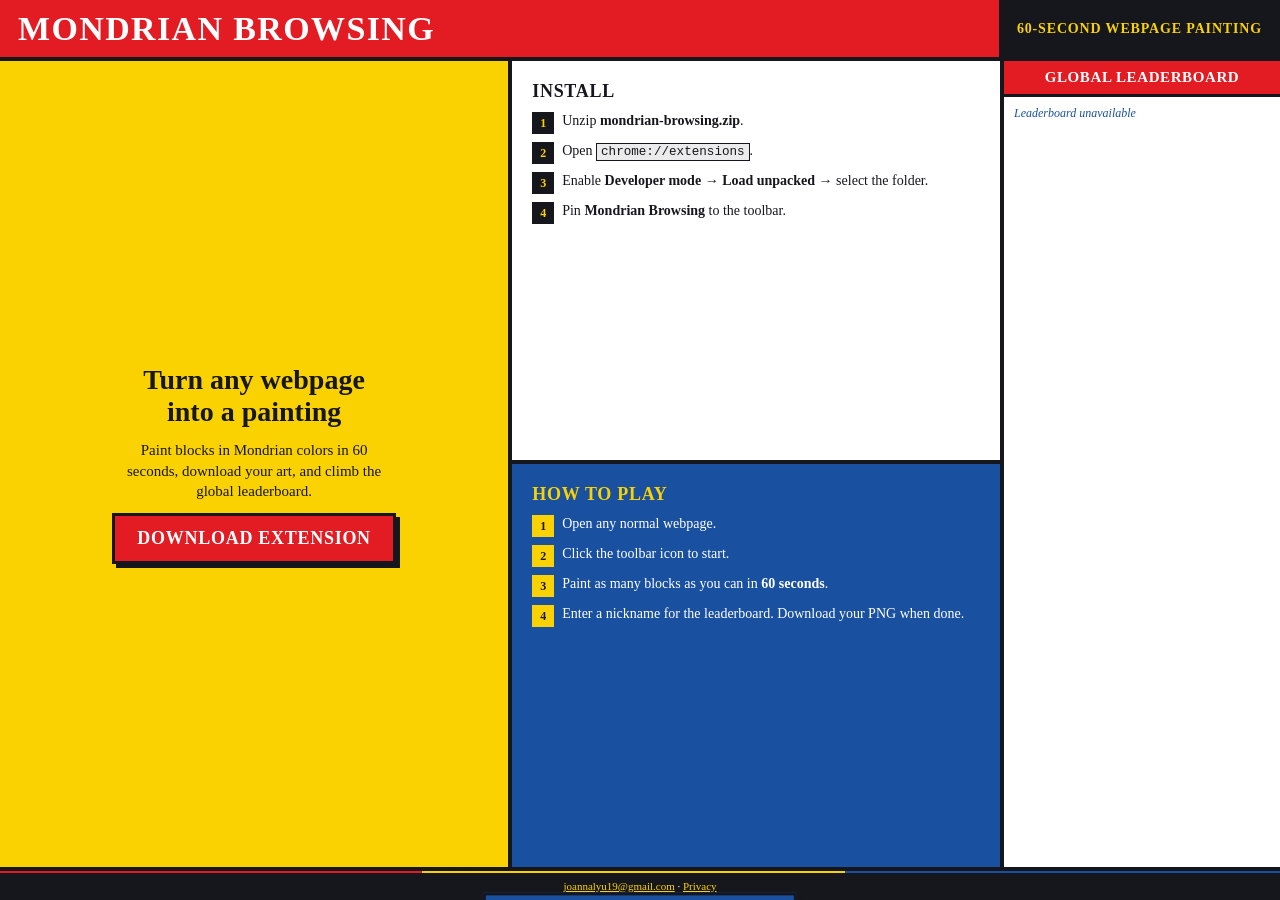
<file: index.html>
<!DOCTYPE html>
<html lang="en">
<head>
  <meta charset="UTF-8">
  <meta name="viewport" content="width=device-width, initial-scale=1.0">
  <title>Mondrian Browsing — Paint the Web</title>
  <meta name="description" content="A 60-second Chrome extension game. Turn any webpage into a Mondrian painting and climb the global leaderboard.">
  <link rel="stylesheet" href="site.css">
</head>
<body>
  <div class="page">
    <header class="hero">
      <h1 class="hero-title">Mondrian Browsing</h1>
      <p class="hero-tag">60-second webpage painting</p>
    </header>

    <div class="page-body">
      <main class="composition">
        <section class="download-block" id="download">
          <h2>Turn any webpage into a painting</h2>
          <p>Paint blocks in Mondrian colors in 60 seconds, download your art, and climb the global leaderboard.</p>
          <a class="download-btn" id="download-btn" href="mondrian-browsing.zip" download="mondrian-browsing.zip">
            Download extension
          </a>
        </section>

        <section class="panel panel-install" id="install">
          <h3>Install</h3>
          <ol class="steps">
            <li>
              <span class="step-num">1</span>
              <span>Unzip <strong>mondrian-browsing.zip</strong>.</span>
            </li>
            <li>
              <span class="step-num">2</span>
              <span>Open <code>chrome://extensions</code>.</span>
            </li>
            <li>
              <span class="step-num">3</span>
              <span>Enable <strong>Developer mode</strong> → <strong>Load unpacked</strong> → select the folder.</span>
            </li>
            <li>
              <span class="step-num">4</span>
              <span>Pin <strong>Mondrian Browsing</strong> to the toolbar.</span>
            </li>
          </ol>
        </section>

        <section class="panel panel-play" id="play">
          <h3>How to play</h3>
          <ol class="steps">
            <li>
              <span class="step-num">1</span>
              <span>Open any normal webpage.</span>
            </li>
            <li>
              <span class="step-num">2</span>
              <span>Click the toolbar icon to start.</span>
            </li>
            <li>
              <span class="step-num">3</span>
              <span>Paint as many blocks as you can in <strong>60 seconds</strong>.</span>
            </li>
            <li>
              <span class="step-num">4</span>
              <span>Enter a nickname for the leaderboard. Download your PNG when done.</span>
            </li>
          </ol>
        </section>
      </main>

      <aside class="leaderboard-sidebar" id="leaderboard">
        <div class="leaderboard-header">Global leaderboard</div>
        <ol class="leaderboard-list" id="leaderboard-list">
          <li class="leaderboard-empty">Loading…</li>
        </ol>
      </aside>
    </div>

    <div class="accent-strip" aria-hidden="true"></div>
    <footer class="footer">
      <a href="mailto:joannalyu19@gmail.com">joannalyu19@gmail.com</a>
      · <a href="privacy.html">Privacy</a>
    </footer>
  </div>

  <div class="download-toast" id="download-toast" role="status" aria-live="polite">
    Download started — unzip, then follow Install →
  </div>

  <script src="leaderboard.js"></script>
  <script>
    document.getElementById('download-btn').addEventListener('click', function () {
      var toast = document.getElementById('download-toast');
      toast.classList.add('visible');
      setTimeout(function () {
        toast.classList.remove('visible');
      }, 3200);
    });
  </script>
</body>
</html>
</file>
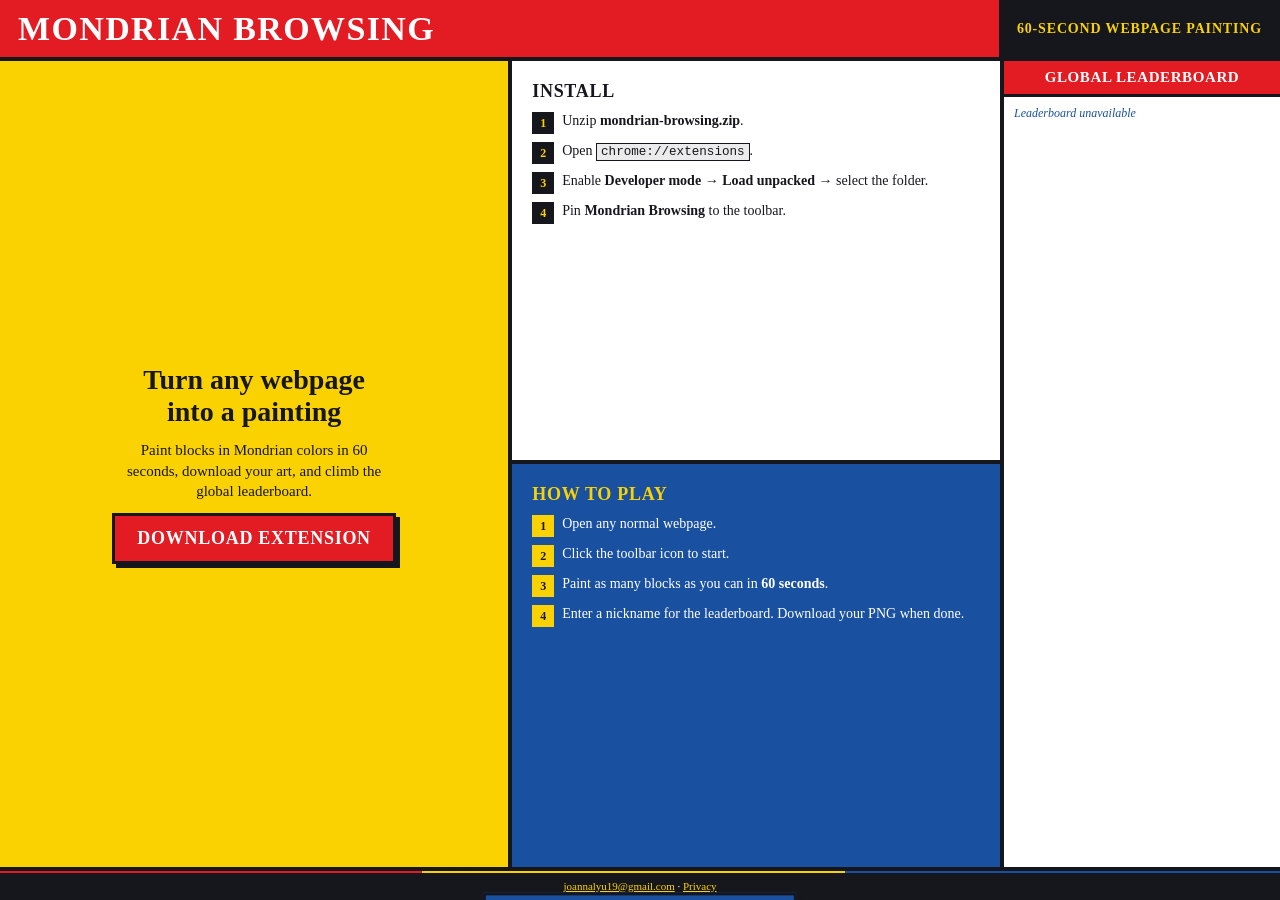
<file: docs/index.html>
<!DOCTYPE html>
<html lang="zh-CN">
<head>
  <meta charset="UTF-8">
  <meta http-equiv="refresh" content="0; url=../">
  <title>Redirecting…</title>
</head>
<body>
  <p>页面已迁移，正在跳转… <a href="../">点击这里</a></p>
</body>
</html>
</file>
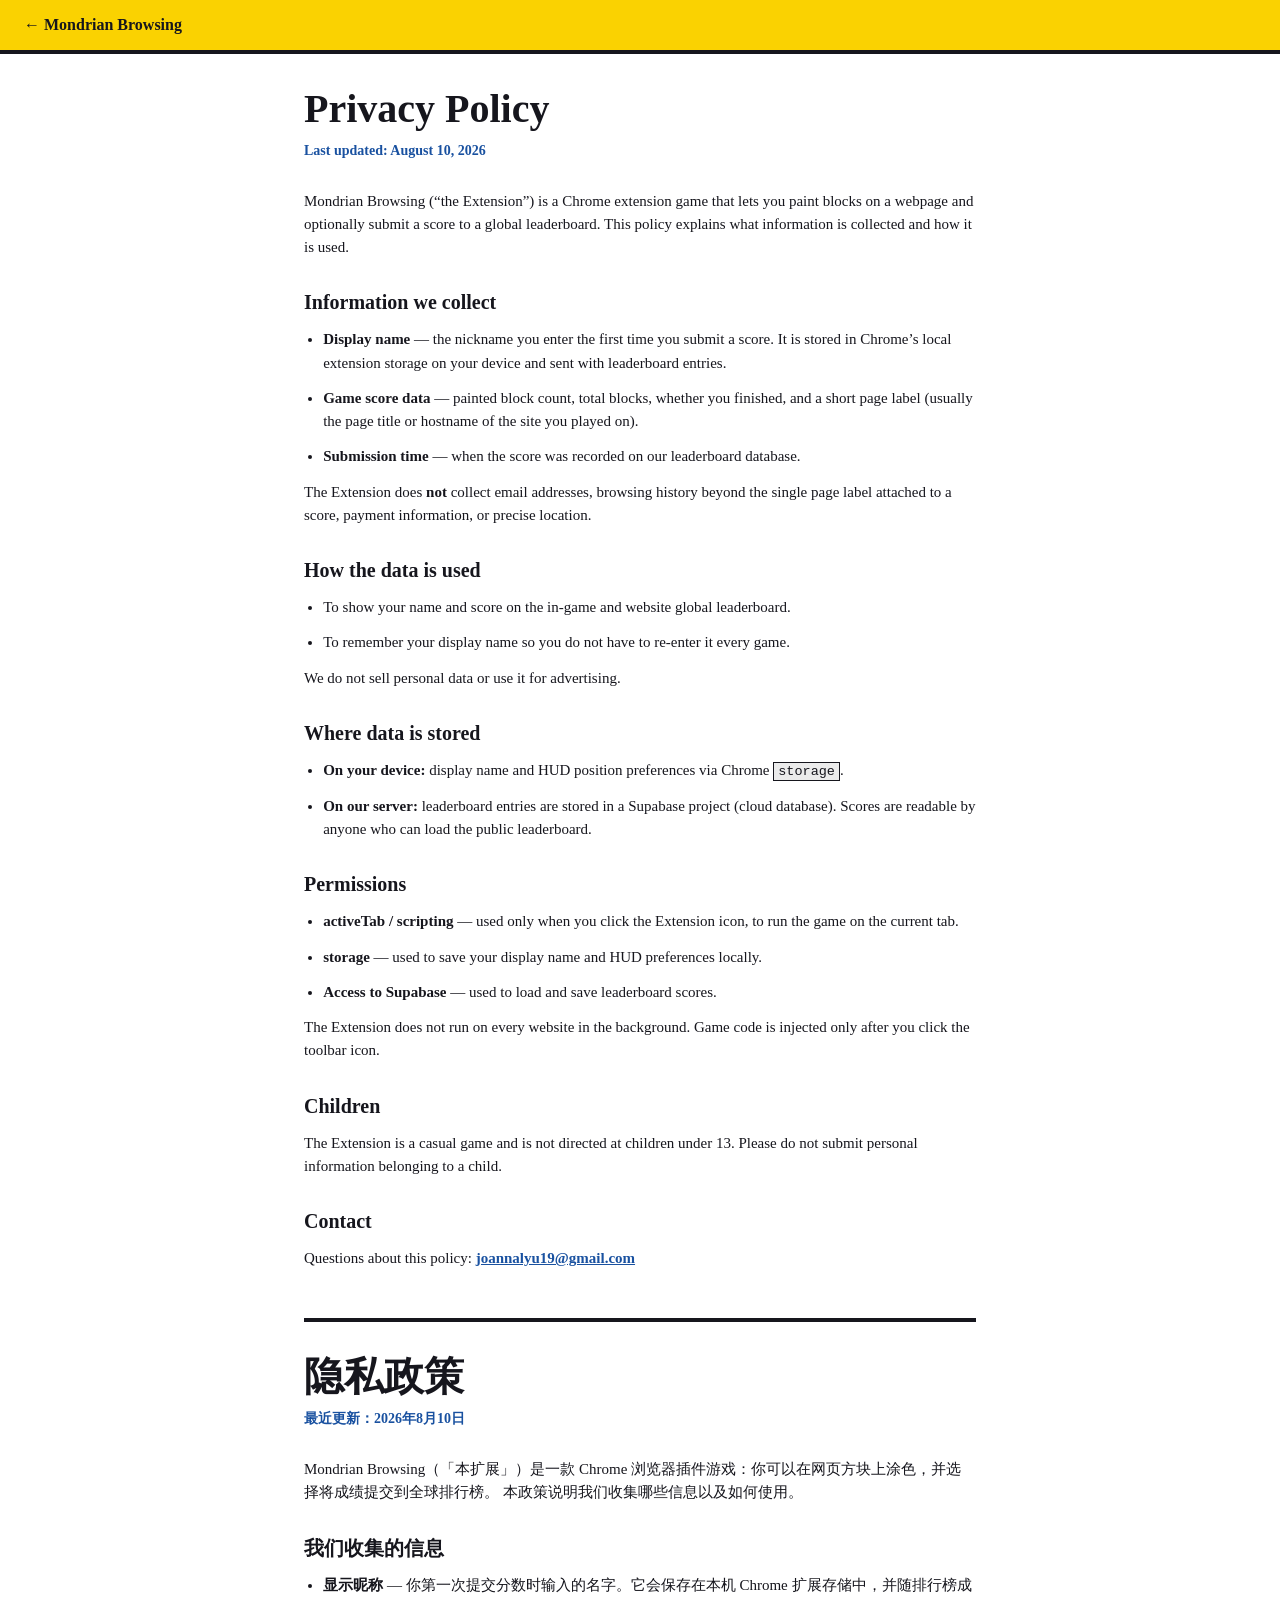
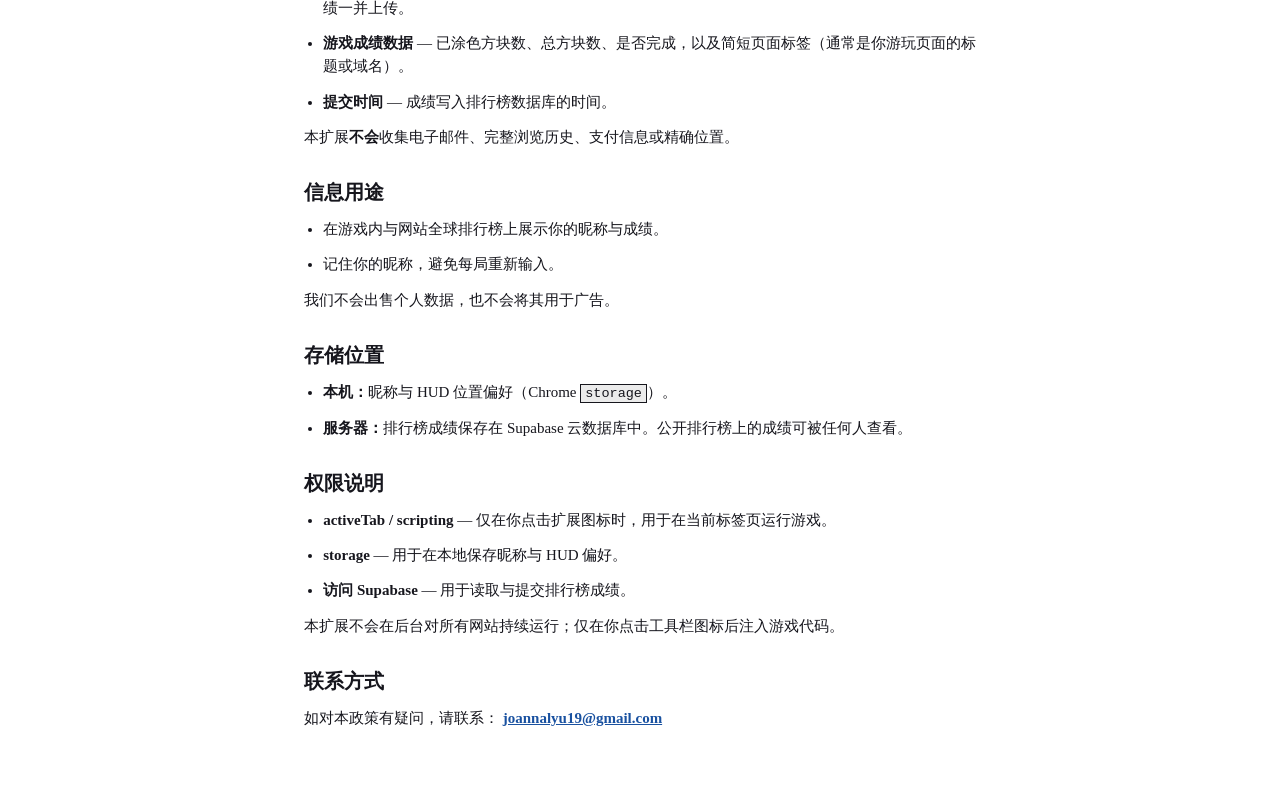
<file: privacy.html>
<!DOCTYPE html>
<html lang="en">
<head>
  <meta charset="UTF-8">
  <meta name="viewport" content="width=device-width, initial-scale=1.0">
  <title>Privacy Policy — Mondrian Browsing</title>
  <meta name="description" content="Privacy policy for the Mondrian Browsing Chrome extension.">
  <link rel="stylesheet" href="site.css">
  <style>
    .legal {
      max-width: 720px;
      margin: 0 auto;
      padding: 32px 24px 64px;
      font-family: "Comic Sans MS", "Comic Sans", cursive;
      color: var(--mondrian-black);
      line-height: 1.55;
    }
    .legal h1 {
      margin: 0 0 8px;
      font-size: clamp(28px, 5vw, 40px);
      line-height: 1.15;
    }
    .legal .updated {
      margin: 0 0 28px;
      color: var(--mondrian-blue);
      font-weight: 700;
      font-size: 14px;
    }
    .legal h2 {
      margin: 28px 0 10px;
      font-size: 20px;
    }
    .legal p, .legal li {
      margin: 0 0 12px;
      font-size: 15px;
    }
    .legal ul {
      margin: 0 0 12px;
      padding-left: 1.2em;
    }
    .legal a {
      color: var(--mondrian-blue);
      font-weight: 700;
    }
    .legal-nav {
      padding: 16px 24px;
      border-bottom: var(--border);
      background: var(--mondrian-yellow);
      font-family: "Comic Sans MS", "Comic Sans", cursive;
      font-weight: 700;
    }
    .legal-nav a {
      color: var(--mondrian-black);
      text-decoration: none;
    }
    .lang-block + .lang-block {
      margin-top: 48px;
      padding-top: 32px;
      border-top: 4px solid var(--mondrian-black);
    }
  </style>
</head>
<body>
  <nav class="legal-nav">
    <a href="index.html">← Mondrian Browsing</a>
  </nav>

  <main class="legal">
    <section class="lang-block" lang="en">
      <h1>Privacy Policy</h1>
      <p class="updated">Last updated: August 10, 2026</p>

      <p>
        Mondrian Browsing (“the Extension”) is a Chrome extension game that lets you paint blocks on a webpage and optionally submit a score to a global leaderboard.
        This policy explains what information is collected and how it is used.
      </p>

      <h2>Information we collect</h2>
      <ul>
        <li><strong>Display name</strong> — the nickname you enter the first time you submit a score. It is stored in Chrome’s local extension storage on your device and sent with leaderboard entries.</li>
        <li><strong>Game score data</strong> — painted block count, total blocks, whether you finished, and a short page label (usually the page title or hostname of the site you played on).</li>
        <li><strong>Submission time</strong> — when the score was recorded on our leaderboard database.</li>
      </ul>
      <p>
        The Extension does <strong>not</strong> collect email addresses, browsing history beyond the single page label attached to a score, payment information, or precise location.
      </p>

      <h2>How the data is used</h2>
      <ul>
        <li>To show your name and score on the in-game and website global leaderboard.</li>
        <li>To remember your display name so you do not have to re-enter it every game.</li>
      </ul>
      <p>We do not sell personal data or use it for advertising.</p>

      <h2>Where data is stored</h2>
      <ul>
        <li><strong>On your device:</strong> display name and HUD position preferences via Chrome <code>storage</code>.</li>
        <li><strong>On our server:</strong> leaderboard entries are stored in a Supabase project (cloud database). Scores are readable by anyone who can load the public leaderboard.</li>
      </ul>

      <h2>Permissions</h2>
      <ul>
        <li><strong>activeTab / scripting</strong> — used only when you click the Extension icon, to run the game on the current tab.</li>
        <li><strong>storage</strong> — used to save your display name and HUD preferences locally.</li>
        <li><strong>Access to Supabase</strong> — used to load and save leaderboard scores.</li>
      </ul>
      <p>
        The Extension does not run on every website in the background. Game code is injected only after you click the toolbar icon.
      </p>

      <h2>Children</h2>
      <p>
        The Extension is a casual game and is not directed at children under 13. Please do not submit personal information belonging to a child.
      </p>

      <h2>Contact</h2>
      <p>
        Questions about this policy:
        <a href="mailto:joannalyu19@gmail.com">joannalyu19@gmail.com</a>
      </p>
    </section>

    <section class="lang-block" lang="zh-CN">
      <h1>隐私政策</h1>
      <p class="updated">最近更新：2026年8月10日</p>

      <p>
        Mondrian Browsing（「本扩展」）是一款 Chrome 浏览器插件游戏：你可以在网页方块上涂色，并选择将成绩提交到全球排行榜。
        本政策说明我们收集哪些信息以及如何使用。
      </p>

      <h2>我们收集的信息</h2>
      <ul>
        <li><strong>显示昵称</strong> — 你第一次提交分数时输入的名字。它会保存在本机 Chrome 扩展存储中，并随排行榜成绩一并上传。</li>
        <li><strong>游戏成绩数据</strong> — 已涂色方块数、总方块数、是否完成，以及简短页面标签（通常是你游玩页面的标题或域名）。</li>
        <li><strong>提交时间</strong> — 成绩写入排行榜数据库的时间。</li>
      </ul>
      <p>
        本扩展<strong>不会</strong>收集电子邮件、完整浏览历史、支付信息或精确位置。
      </p>

      <h2>信息用途</h2>
      <ul>
        <li>在游戏内与网站全球排行榜上展示你的昵称与成绩。</li>
        <li>记住你的昵称，避免每局重新输入。</li>
      </ul>
      <p>我们不会出售个人数据，也不会将其用于广告。</p>

      <h2>存储位置</h2>
      <ul>
        <li><strong>本机：</strong>昵称与 HUD 位置偏好（Chrome <code>storage</code>）。</li>
        <li><strong>服务器：</strong>排行榜成绩保存在 Supabase 云数据库中。公开排行榜上的成绩可被任何人查看。</li>
      </ul>

      <h2>权限说明</h2>
      <ul>
        <li><strong>activeTab / scripting</strong> — 仅在你点击扩展图标时，用于在当前标签页运行游戏。</li>
        <li><strong>storage</strong> — 用于在本地保存昵称与 HUD 偏好。</li>
        <li><strong>访问 Supabase</strong> — 用于读取与提交排行榜成绩。</li>
      </ul>
      <p>本扩展不会在后台对所有网站持续运行；仅在你点击工具栏图标后注入游戏代码。</p>

      <h2>联系方式</h2>
      <p>
        如对本政策有疑问，请联系：
        <a href="mailto:joannalyu19@gmail.com">joannalyu19@gmail.com</a>
      </p>
    </section>
  </main>
</body>
</html>
</file>
<file: site.css>
:root {
  --mondrian-red: #E31B23;
  --mondrian-blue: #1951A0;
  --mondrian-yellow: #FAD201;
  --mondrian-white: #FFFFFF;
  --mondrian-black: #16161D;
  --border: 4px solid var(--mondrian-black);
}

*,
*::before,
*::after {
  box-sizing: border-box;
}

html {
  scroll-behavior: smooth;
}

body {
  margin: 0;
  height: 100vh;
  height: 100dvh;
  overflow: hidden;
  font-family: "Comic Sans MS", "Comic Sans", cursive;
  color: var(--mondrian-black);
  background: var(--mondrian-white);
}

.page {
  height: 100%;
  display: grid;
  grid-template-rows: auto minmax(0, 1fr) auto auto;
}

.page-body {
  display: grid;
  grid-template-columns: minmax(0, 1fr) minmax(220px, 280px);
  min-height: 0;
  overflow: hidden;
}

/* Header band */
.hero {
  display: grid;
  grid-template-columns: 1fr auto;
  border-bottom: var(--border);
}

.hero-title {
  margin: 0;
  padding: 10px 18px;
  background: var(--mondrian-red);
  color: var(--mondrian-white);
  font-size: clamp(22px, 3.2vw, 34px);
  font-weight: 700;
  letter-spacing: 0.04em;
  text-transform: uppercase;
  line-height: 1.1;
}

.hero-tag {
  margin: 0;
  padding: 10px 18px;
  background: var(--mondrian-black);
  color: var(--mondrian-yellow);
  font-size: clamp(11px, 1.4vw, 14px);
  font-weight: 700;
  letter-spacing: 0.06em;
  text-transform: uppercase;
  display: flex;
  align-items: center;
  white-space: nowrap;
}

/* Main Mondrian grid */
.composition {
  display: grid;
  grid-template-columns: minmax(0, 1.05fr) minmax(0, 1fr);
  grid-template-rows: minmax(0, 1fr) minmax(0, 1fr);
  min-height: 0;
  overflow: hidden;
}

.download-block {
  grid-row: 1 / 3;
  background: var(--mondrian-yellow);
  border-right: var(--border);
  padding: clamp(14px, 2vw, 28px);
  display: flex;
  flex-direction: column;
  justify-content: center;
  align-items: center;
  text-align: center;
  gap: 12px;
  min-height: 0;
}

.download-block h2 {
  margin: 0;
  font-size: clamp(18px, 2.4vw, 28px);
  font-weight: 700;
  line-height: 1.15;
  max-width: 16ch;
}

.download-block p {
  margin: 0;
  font-size: clamp(12px, 1.35vw, 15px);
  line-height: 1.35;
  max-width: 34ch;
}

.download-btn {
  display: inline-flex;
  align-items: center;
  justify-content: center;
  padding: 12px 22px;
  background: var(--mondrian-red);
  color: var(--mondrian-white);
  border: 3px solid var(--mondrian-black);
  font-family: inherit;
  font-size: clamp(14px, 1.8vw, 18px);
  font-weight: 700;
  letter-spacing: 0.04em;
  text-transform: uppercase;
  text-decoration: none;
  cursor: pointer;
  box-shadow: 4px 4px 0 var(--mondrian-black);
  transition: transform 0.12s ease, box-shadow 0.12s ease;
}

.download-btn:hover {
  transform: translate(-2px, -2px);
  box-shadow: 6px 6px 0 var(--mondrian-black);
}

.download-btn:active {
  transform: translate(2px, 2px);
  box-shadow: 2px 2px 0 var(--mondrian-black);
}

.download-toast {
  position: fixed;
  bottom: 16px;
  left: 50%;
  transform: translateX(-50%) translateY(120%);
  z-index: 100;
  padding: 10px 18px;
  background: var(--mondrian-blue);
  color: var(--mondrian-white);
  border: 3px solid var(--mondrian-black);
  font-size: 13px;
  font-weight: 700;
  box-shadow: 4px 4px 0 var(--mondrian-black);
  transition: transform 0.35s ease;
  pointer-events: none;
}

.download-toast.visible {
  transform: translateX(-50%) translateY(0);
}

.panel {
  padding: clamp(12px, 1.8vw, 20px);
  min-height: 0;
  overflow: auto;
}

.panel-install {
  background: var(--mondrian-white);
  border-bottom: var(--border);
}

.panel-play {
  background: var(--mondrian-blue);
  color: var(--mondrian-white);
}

.panel h3 {
  margin: 0 0 10px;
  font-size: clamp(14px, 1.8vw, 18px);
  font-weight: 700;
  text-transform: uppercase;
  letter-spacing: 0.04em;
}

.panel-play h3 {
  color: var(--mondrian-yellow);
}

.steps {
  margin: 0;
  padding: 0;
  list-style: none;
  display: grid;
  gap: 8px;
}

.steps li {
  display: grid;
  grid-template-columns: auto 1fr;
  gap: 8px;
  align-items: start;
  font-size: clamp(12px, 1.25vw, 14px);
  line-height: 1.35;
}

.step-num {
  display: flex;
  align-items: center;
  justify-content: center;
  width: 22px;
  height: 22px;
  background: var(--mondrian-black);
  color: var(--mondrian-yellow);
  font-weight: 700;
  font-size: 12px;
  flex-shrink: 0;
}

.panel-play .step-num {
  background: var(--mondrian-yellow);
  color: var(--mondrian-black);
}

code,
kbd {
  font-family: "Courier New", Courier, monospace;
  font-size: 0.9em;
  padding: 1px 4px;
  background: rgba(0, 0, 0, 0.08);
  border: 1px solid var(--mondrian-black);
}

.panel-play code,
.panel-play kbd {
  background: rgba(255, 255, 255, 0.15);
  border-color: var(--mondrian-yellow);
}

/* Leaderboard sidebar */
.leaderboard-sidebar {
  display: flex;
  flex-direction: column;
  background: var(--mondrian-white);
  border-left: var(--border);
  min-height: 0;
  overflow: hidden;
}

.leaderboard-header {
  padding: 8px 12px;
  background: var(--mondrian-red);
  color: var(--mondrian-white);
  border-bottom: 3px solid var(--mondrian-black);
  font-size: clamp(12px, 1.4vw, 15px);
  font-weight: 700;
  text-transform: uppercase;
  letter-spacing: 0.04em;
  text-align: center;
  flex-shrink: 0;
}

.leaderboard-list {
  list-style: none;
  margin: 0;
  padding: 8px 10px 12px;
  overflow-y: auto;
  flex: 1 1 auto;
  min-height: 0;
}

.leaderboard-item {
  display: grid;
  grid-template-columns: auto minmax(44px, auto) 1fr;
  gap: 5px;
  align-items: baseline;
  margin-bottom: 7px;
  padding-bottom: 7px;
  border-bottom: 1px solid rgba(0, 0, 0, 0.12);
  font-size: 12px;
  line-height: 1.25;
}

.leaderboard-item:last-child {
  margin-bottom: 0;
  padding-bottom: 0;
  border-bottom: none;
}

.leaderboard-item-done .leaderboard-blocks {
  color: var(--mondrian-blue);
}

.leaderboard-rank {
  font-weight: 700;
  color: var(--mondrian-black);
}

.leaderboard-blocks {
  font-weight: 700;
  color: var(--mondrian-red);
  white-space: nowrap;
}

.leaderboard-meta {
  display: flex;
  flex-direction: column;
  gap: 1px;
  min-width: 0;
}

.leaderboard-player {
  font-weight: 700;
  overflow: hidden;
  text-overflow: ellipsis;
  white-space: nowrap;
}

.leaderboard-page {
  color: var(--mondrian-blue);
  font-size: 10px;
  overflow: hidden;
  text-overflow: ellipsis;
  white-space: nowrap;
}

.leaderboard-empty {
  font-size: 12px;
  color: var(--mondrian-blue);
  font-style: italic;
  line-height: 1.35;
}

.footer {
  padding: 6px 14px;
  background: var(--mondrian-black);
  color: var(--mondrian-white);
  font-size: 11px;
  text-align: center;
  line-height: 1.4;
}

.footer a {
  color: var(--mondrian-yellow);
}

.accent-strip {
  height: 6px;
  background: linear-gradient(
    90deg,
    var(--mondrian-red) 0%,
    var(--mondrian-red) 33%,
    var(--mondrian-yellow) 33%,
    var(--mondrian-yellow) 66%,
    var(--mondrian-blue) 66%,
    var(--mondrian-blue) 100%
  );
  border-top: var(--border);
}

@media (max-width: 820px) {
  body {
    height: auto;
    min-height: 100vh;
    min-height: 100dvh;
    overflow: auto;
  }

  .page {
    height: auto;
    min-height: 100vh;
    min-height: 100dvh;
  }

  .hero {
    grid-template-columns: 1fr;
  }

  .hero-tag {
    justify-content: center;
    border-top: var(--border);
  }

  .page-body {
    grid-template-columns: 1fr;
    overflow: visible;
  }

  .leaderboard-sidebar {
    border-left: none;
    border-top: var(--border);
    max-height: 280px;
  }

  .composition {
    grid-template-columns: 1fr;
    grid-template-rows: auto auto auto;
    overflow: visible;
  }

  .download-block {
    grid-row: auto;
    border-right: none;
    border-bottom: var(--border);
  }

  .panel-install {
    border-bottom: var(--border);
  }
}
</file>
